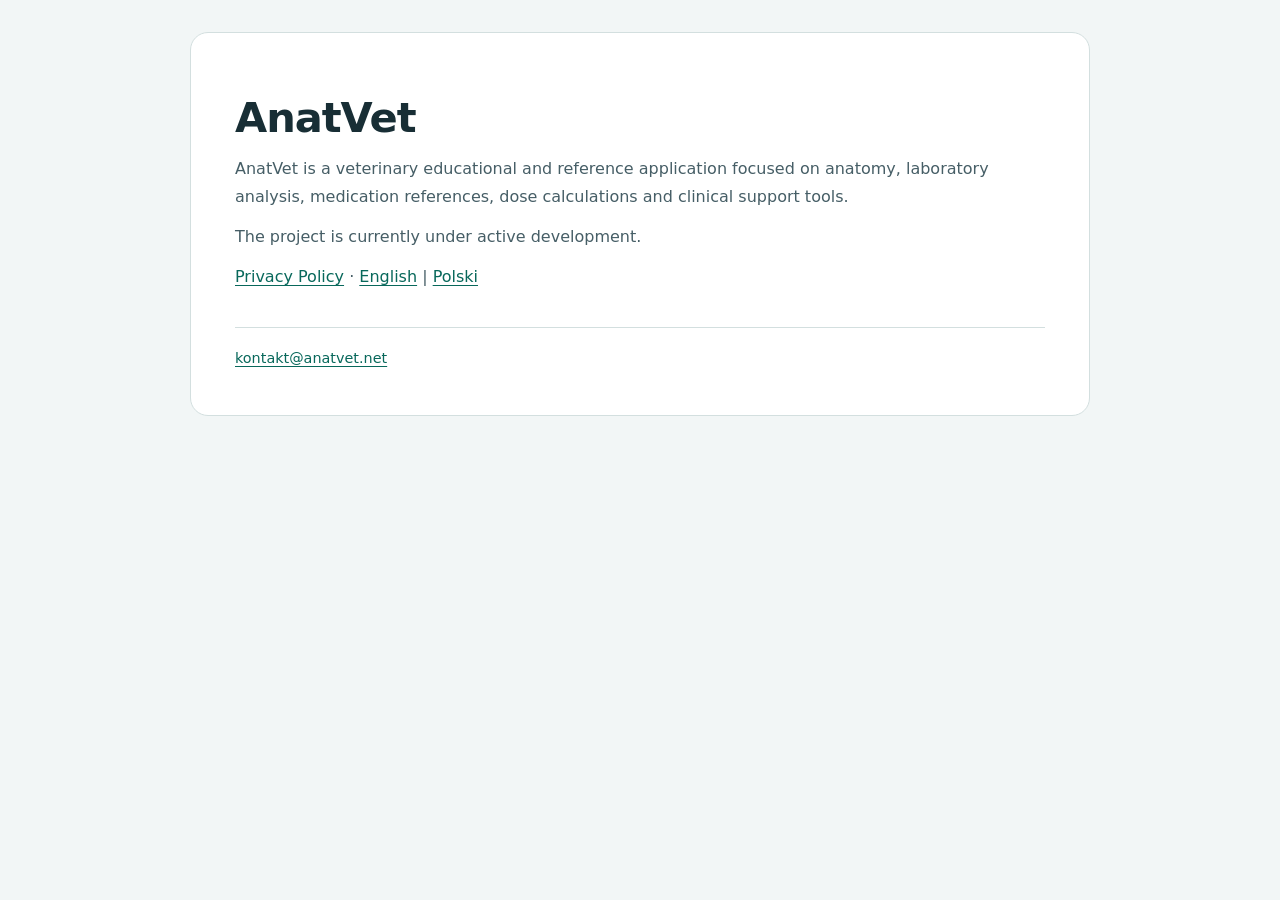
<file: index.html>
<!DOCTYPE html>
<html lang="en">
<head>
  <meta charset="UTF-8">
  <meta name="viewport" content="width=device-width, initial-scale=1.0">
  <meta name="color-scheme" content="light dark">
  <title>AnatVet</title>
  <meta name="description" content="AnatVet veterinary educational and reference application.">
  <link rel="stylesheet" href="./styles.css">
</head>
<body>
<main>
  <h1>AnatVet</h1>
  <p>AnatVet is a veterinary educational and reference application focused on anatomy, laboratory analysis, medication references, dose calculations and clinical support tools.</p>
  <p>The project is currently under active development.</p>
  <p><a href="./privacy/">Privacy Policy</a> · <a href="./privacy/" lang="en" hreflang="en">English</a> | <a href="./privacy/pl/" lang="pl" hreflang="pl">Polski</a></p>
  <footer><a href="mailto:kontakt@anatvet.net">kontakt@anatvet.net</a></footer>
</main>
</body>
</html>
</file>
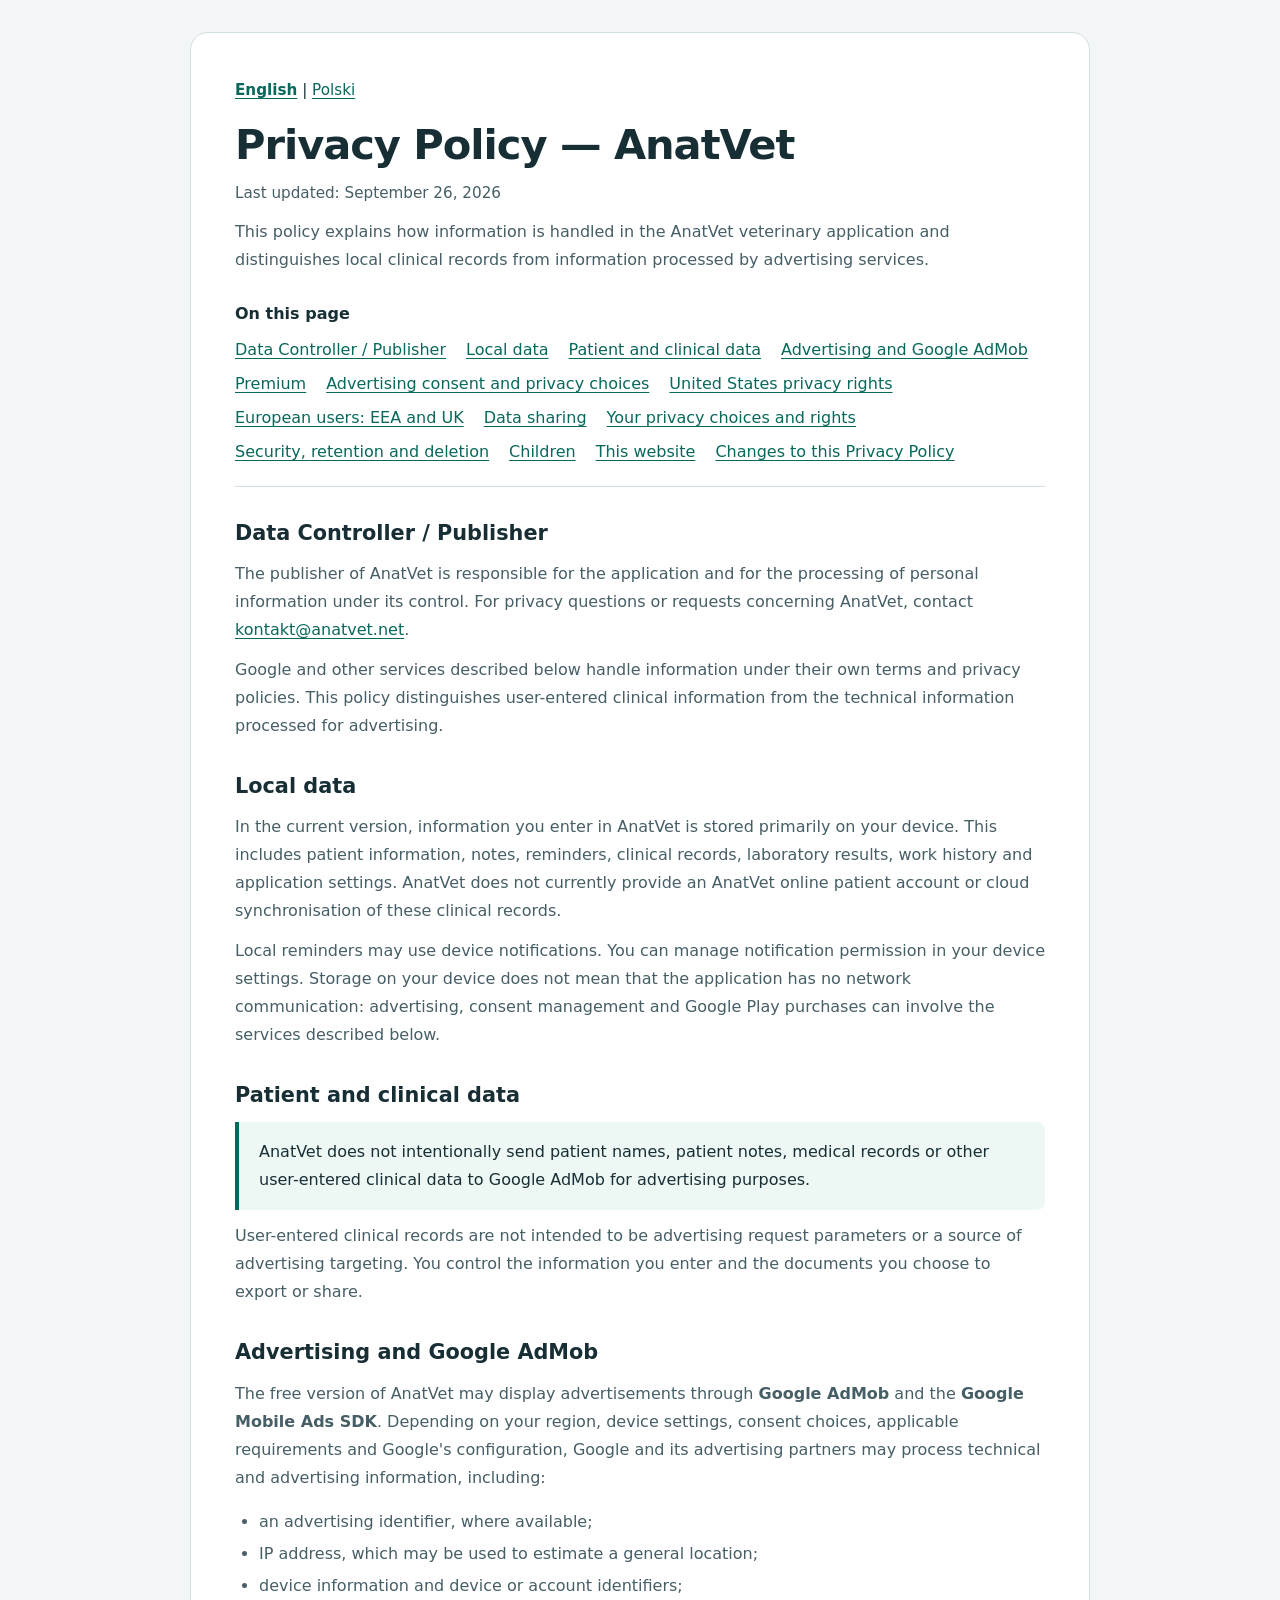
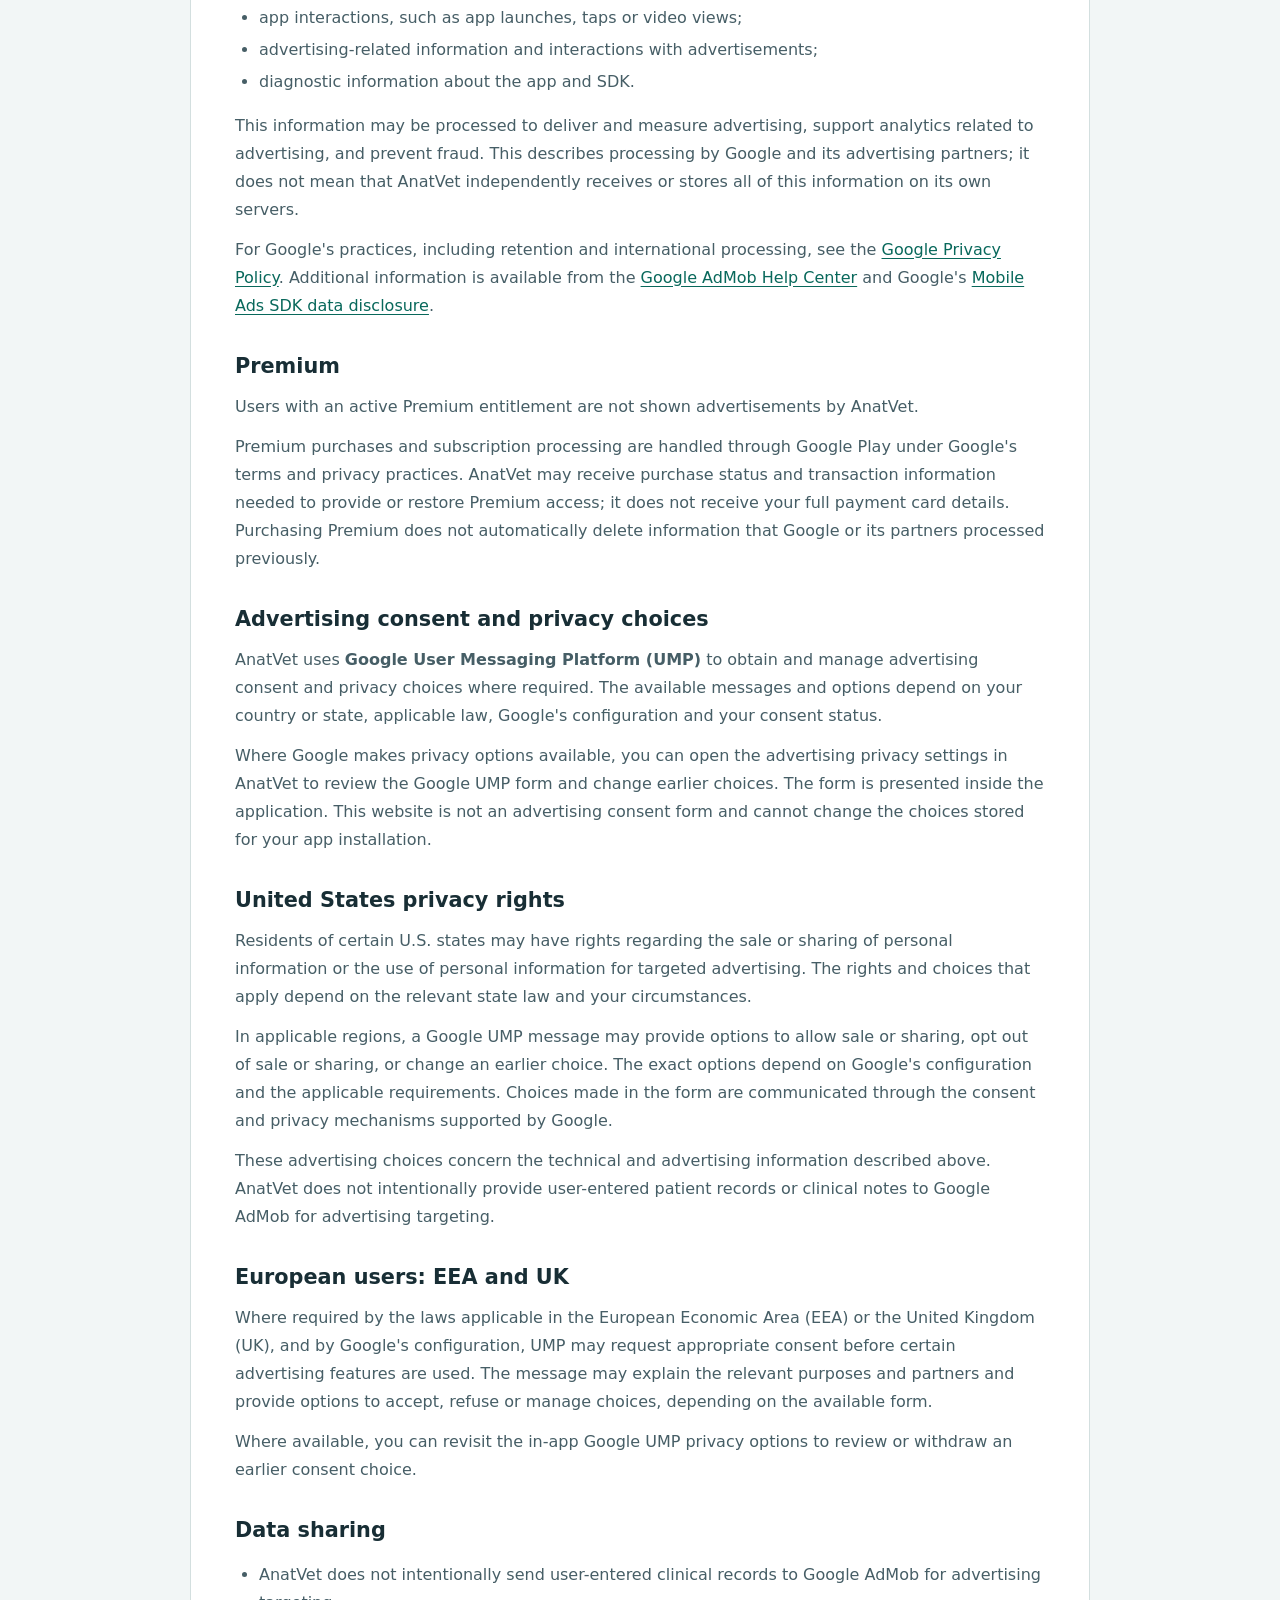
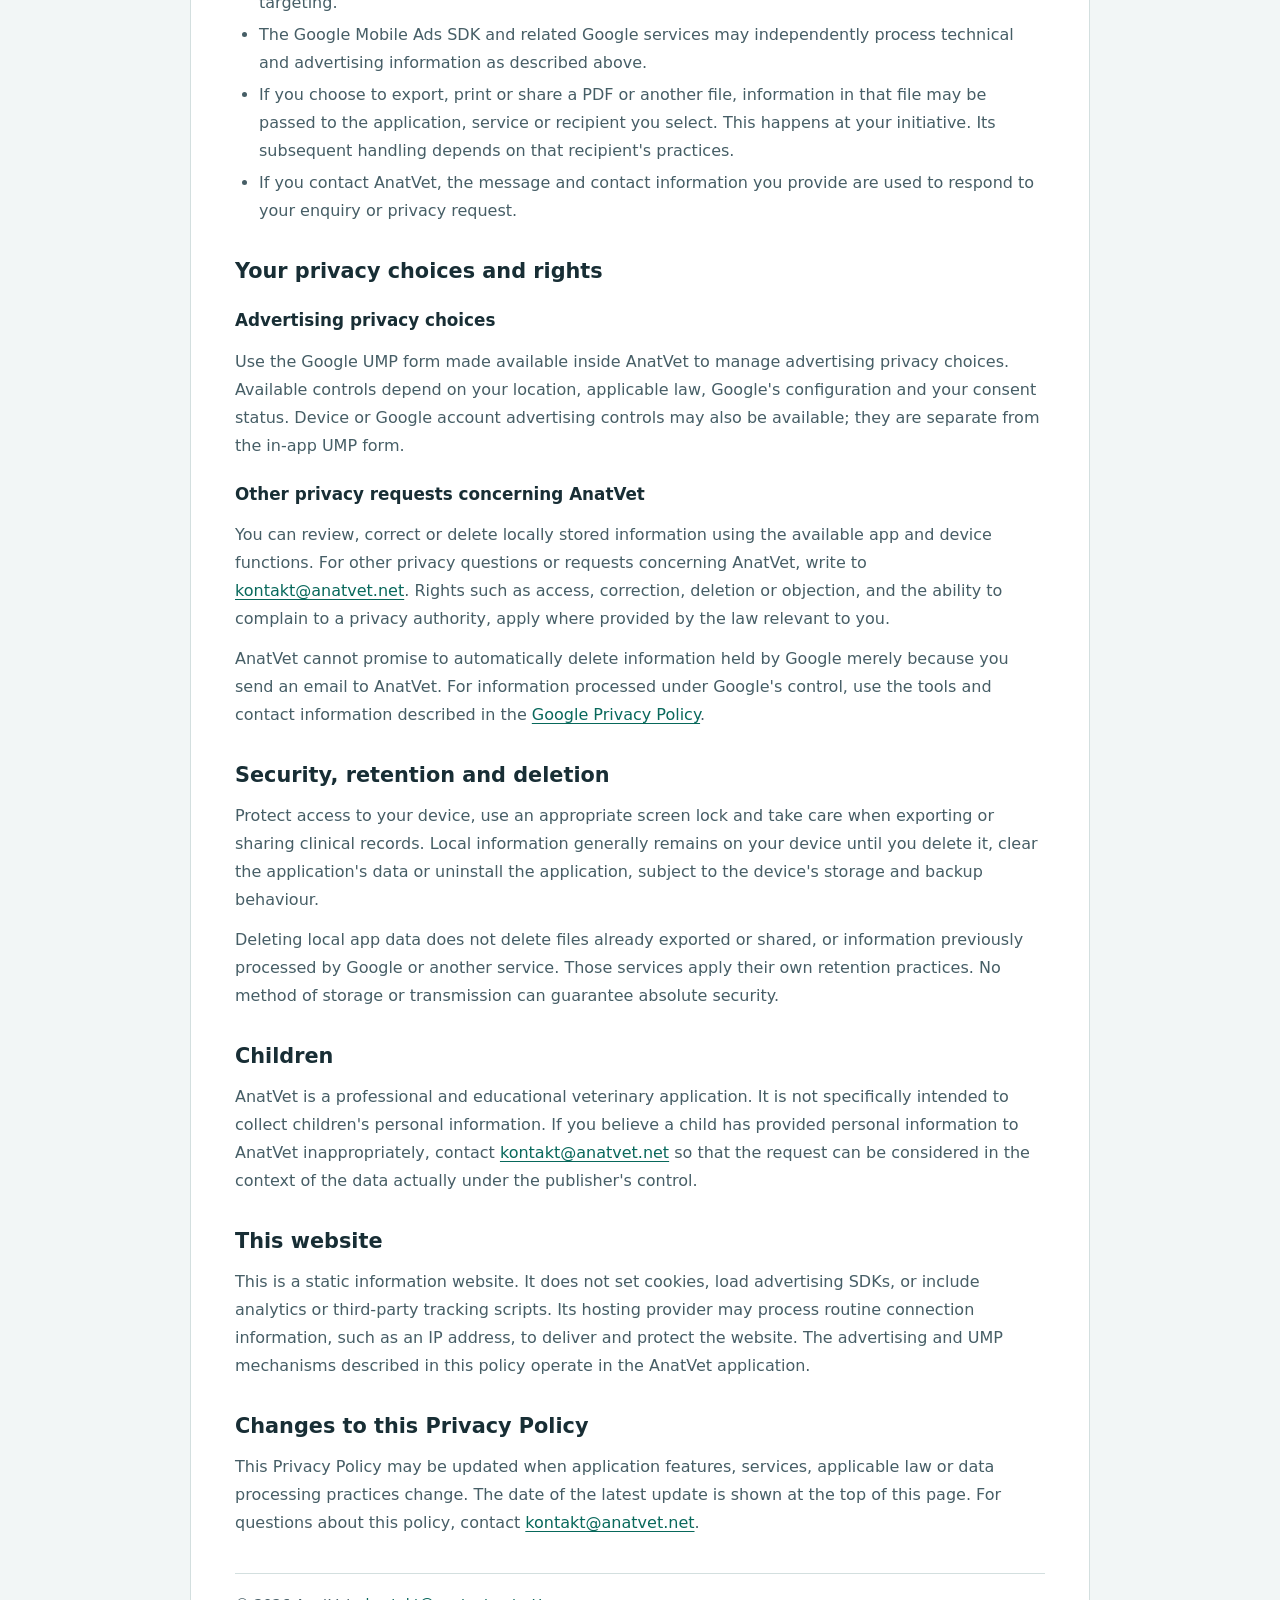
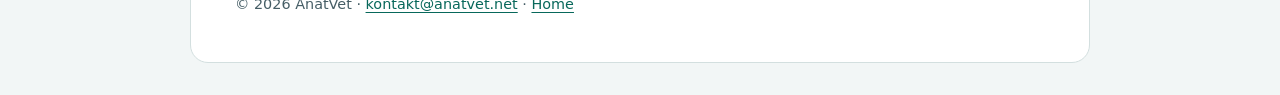
<file: privacy/index.html>
<!DOCTYPE html>
<html lang="en">
<head>
  <meta charset="UTF-8">
  <meta name="viewport" content="width=device-width, initial-scale=1.0">
  <meta name="color-scheme" content="light dark">
  <title>Privacy Policy — AnatVet</title>
  <meta name="description" content="Privacy Policy for the AnatVet veterinary application.">
  <link rel="stylesheet" href="../styles.css">
  <link rel="canonical" href="https://bonefacio.github.io/anatvet-site/privacy/">
  <link rel="alternate" hreflang="en" href="https://bonefacio.github.io/anatvet-site/privacy/">
  <link rel="alternate" hreflang="pl" href="https://bonefacio.github.io/anatvet-site/privacy/pl/">
  <link rel="alternate" hreflang="x-default" href="https://bonefacio.github.io/anatvet-site/privacy/">
</head>
<body>
<main>
  <nav class="languages" aria-label="Privacy policy language">
    <a href="./" lang="en" hreflang="en" aria-current="page">English</a> |
    <a href="./pl/" lang="pl" hreflang="pl">Polski</a>
  </nav>
  <header>
    <h1>Privacy Policy — AnatVet</h1>
    <p class="meta">Last updated: September 26, 2026</p>
    <p>This policy explains how information is handled in the AnatVet veterinary application and distinguishes local clinical records from information processed by advertising services.</p>
  </header>
  <nav class="contents" aria-label="Contents">
    <strong>On this page</strong>
    <ul><li><a href="#publisher">Data Controller / Publisher</a></li>
      <li><a href="#local-data">Local data</a></li>
      <li><a href="#patient-data">Patient and clinical data</a></li>
      <li><a href="#advertising">Advertising and Google AdMob</a></li>
      <li><a href="#premium">Premium</a></li>
      <li><a href="#consent">Advertising consent and privacy choices</a></li>
      <li><a href="#us-rights">United States privacy rights</a></li>
      <li><a href="#europe">European users: EEA and UK</a></li>
      <li><a href="#sharing">Data sharing</a></li>
      <li><a href="#rights">Your privacy choices and rights</a></li>
      <li><a href="#retention">Security, retention and deletion</a></li>
      <li><a href="#children">Children</a></li>
      <li><a href="#website">This website</a></li>
      <li><a href="#changes">Changes to this Privacy Policy</a></li></ul>
  </nav>
  <section id="publisher">
    <h2>Data Controller / Publisher</h2>
    <p>The publisher of AnatVet is responsible for the application and for the processing of personal information under its control. For privacy questions or requests concerning AnatVet, contact <a href="mailto:kontakt@anatvet.net">kontakt@anatvet.net</a>.</p><p>Google and other services described below handle information under their own terms and privacy policies. This policy distinguishes user-entered clinical information from the technical information processed for advertising.</p>
  </section>
  <section id="local-data">
    <h2>Local data</h2>
    <p>In the current version, information you enter in AnatVet is stored primarily on your device. This includes patient information, notes, reminders, clinical records, laboratory results, work history and application settings. AnatVet does not currently provide an AnatVet online patient account or cloud synchronisation of these clinical records.</p><p>Local reminders may use device notifications. You can manage notification permission in your device settings. Storage on your device does not mean that the application has no network communication: advertising, consent management and Google Play purchases can involve the services described below.</p>
  </section>
  <section id="patient-data">
    <h2>Patient and clinical data</h2>
    <p class="notice">AnatVet does not intentionally send patient names, patient notes, medical records or other user-entered clinical data to Google AdMob for advertising purposes.</p><p>User-entered clinical records are not intended to be advertising request parameters or a source of advertising targeting. You control the information you enter and the documents you choose to export or share.</p>
  </section>
  <section id="advertising">
    <h2>Advertising and Google AdMob</h2>
    <p>The free version of AnatVet may display advertisements through <strong>Google AdMob</strong> and the <strong>Google Mobile Ads SDK</strong>. Depending on your region, device settings, consent choices, applicable requirements and Google's configuration, Google and its advertising partners may process technical and advertising information, including:</p><ul><li>an advertising identifier, where available;</li><li>IP address, which may be used to estimate a general location;</li><li>device information and device or account identifiers;</li><li>app interactions, such as app launches, taps or video views;</li><li>advertising-related information and interactions with advertisements;</li><li>diagnostic information about the app and SDK.</li></ul><p>This information may be processed to deliver and measure advertising, support analytics related to advertising, and prevent fraud. This describes processing by Google and its advertising partners; it does not mean that AnatVet independently receives or stores all of this information on its own servers.</p><p>For Google's practices, including retention and international processing, see the <a href="https://policies.google.com/privacy">Google Privacy Policy</a>. Additional information is available from the <a href="https://support.google.com/admob/">Google AdMob Help Center</a> and Google's <a href="https://developers.google.com/admob/android/privacy/play-data-disclosure">Mobile Ads SDK data disclosure</a>.</p>
  </section>
  <section id="premium">
    <h2>Premium</h2>
    <p>Users with an active Premium entitlement are not shown advertisements by AnatVet.</p><p>Premium purchases and subscription processing are handled through Google Play under Google's terms and privacy practices. AnatVet may receive purchase status and transaction information needed to provide or restore Premium access; it does not receive your full payment card details. Purchasing Premium does not automatically delete information that Google or its partners processed previously.</p>
  </section>
  <section id="consent">
    <h2>Advertising consent and privacy choices</h2>
    <p>AnatVet uses <strong>Google User Messaging Platform (UMP)</strong> to obtain and manage advertising consent and privacy choices where required. The available messages and options depend on your country or state, applicable law, Google's configuration and your consent status.</p><p>Where Google makes privacy options available, you can open the advertising privacy settings in AnatVet to review the Google UMP form and change earlier choices. The form is presented inside the application. This website is not an advertising consent form and cannot change the choices stored for your app installation.</p>
  </section>
  <section id="us-rights">
    <h2>United States privacy rights</h2>
    <p>Residents of certain U.S. states may have rights regarding the sale or sharing of personal information or the use of personal information for targeted advertising. The rights and choices that apply depend on the relevant state law and your circumstances.</p><p>In applicable regions, a Google UMP message may provide options to allow sale or sharing, opt out of sale or sharing, or change an earlier choice. The exact options depend on Google's configuration and the applicable requirements. Choices made in the form are communicated through the consent and privacy mechanisms supported by Google.</p><p>These advertising choices concern the technical and advertising information described above. AnatVet does not intentionally provide user-entered patient records or clinical notes to Google AdMob for advertising targeting.</p>
  </section>
  <section id="europe">
    <h2>European users: EEA and UK</h2>
    <p>Where required by the laws applicable in the European Economic Area (EEA) or the United Kingdom (UK), and by Google's configuration, UMP may request appropriate consent before certain advertising features are used. The message may explain the relevant purposes and partners and provide options to accept, refuse or manage choices, depending on the available form.</p><p>Where available, you can revisit the in-app Google UMP privacy options to review or withdraw an earlier consent choice.</p>
  </section>
  <section id="sharing">
    <h2>Data sharing</h2>
    <ul><li>AnatVet does not intentionally send user-entered clinical records to Google AdMob for advertising targeting.</li><li>The Google Mobile Ads SDK and related Google services may independently process technical and advertising information as described above.</li><li>If you choose to export, print or share a PDF or another file, information in that file may be passed to the application, service or recipient you select. This happens at your initiative. Its subsequent handling depends on that recipient's practices.</li><li>If you contact AnatVet, the message and contact information you provide are used to respond to your enquiry or privacy request.</li></ul>
  </section>
  <section id="rights">
    <h2>Your privacy choices and rights</h2>
    <h3>Advertising privacy choices</h3><p>Use the Google UMP form made available inside AnatVet to manage advertising privacy choices. Available controls depend on your location, applicable law, Google's configuration and your consent status. Device or Google account advertising controls may also be available; they are separate from the in-app UMP form.</p><h3>Other privacy requests concerning AnatVet</h3><p>You can review, correct or delete locally stored information using the available app and device functions. For other privacy questions or requests concerning AnatVet, write to <a href="mailto:kontakt@anatvet.net">kontakt@anatvet.net</a>. Rights such as access, correction, deletion or objection, and the ability to complain to a privacy authority, apply where provided by the law relevant to you.</p><p>AnatVet cannot promise to automatically delete information held by Google merely because you send an email to AnatVet. For information processed under Google's control, use the tools and contact information described in the <a href="https://policies.google.com/privacy">Google Privacy Policy</a>.</p>
  </section>
  <section id="retention">
    <h2>Security, retention and deletion</h2>
    <p>Protect access to your device, use an appropriate screen lock and take care when exporting or sharing clinical records. Local information generally remains on your device until you delete it, clear the application's data or uninstall the application, subject to the device's storage and backup behaviour.</p><p>Deleting local app data does not delete files already exported or shared, or information previously processed by Google or another service. Those services apply their own retention practices. No method of storage or transmission can guarantee absolute security.</p>
  </section>
  <section id="children">
    <h2>Children</h2>
    <p>AnatVet is a professional and educational veterinary application. It is not specifically intended to collect children's personal information. If you believe a child has provided personal information to AnatVet inappropriately, contact <a href="mailto:kontakt@anatvet.net">kontakt@anatvet.net</a> so that the request can be considered in the context of the data actually under the publisher's control.</p>
  </section>
  <section id="website">
    <h2>This website</h2>
    <p>This is a static information website. It does not set cookies, load advertising SDKs, or include analytics or third-party tracking scripts. Its hosting provider may process routine connection information, such as an IP address, to deliver and protect the website. The advertising and UMP mechanisms described in this policy operate in the AnatVet application.</p>
  </section>
  <section id="changes">
    <h2>Changes to this Privacy Policy</h2>
    <p>This Privacy Policy may be updated when application features, services, applicable law or data processing practices change. The date of the latest update is shown at the top of this page. For questions about this policy, contact <a href="mailto:kontakt@anatvet.net">kontakt@anatvet.net</a>.</p>
  </section>
  <footer>© 2026 AnatVet · <a href="mailto:kontakt@anatvet.net">kontakt@anatvet.net</a> · <a href="../">Home</a></footer>
</main>
</body>
</html>
</file>
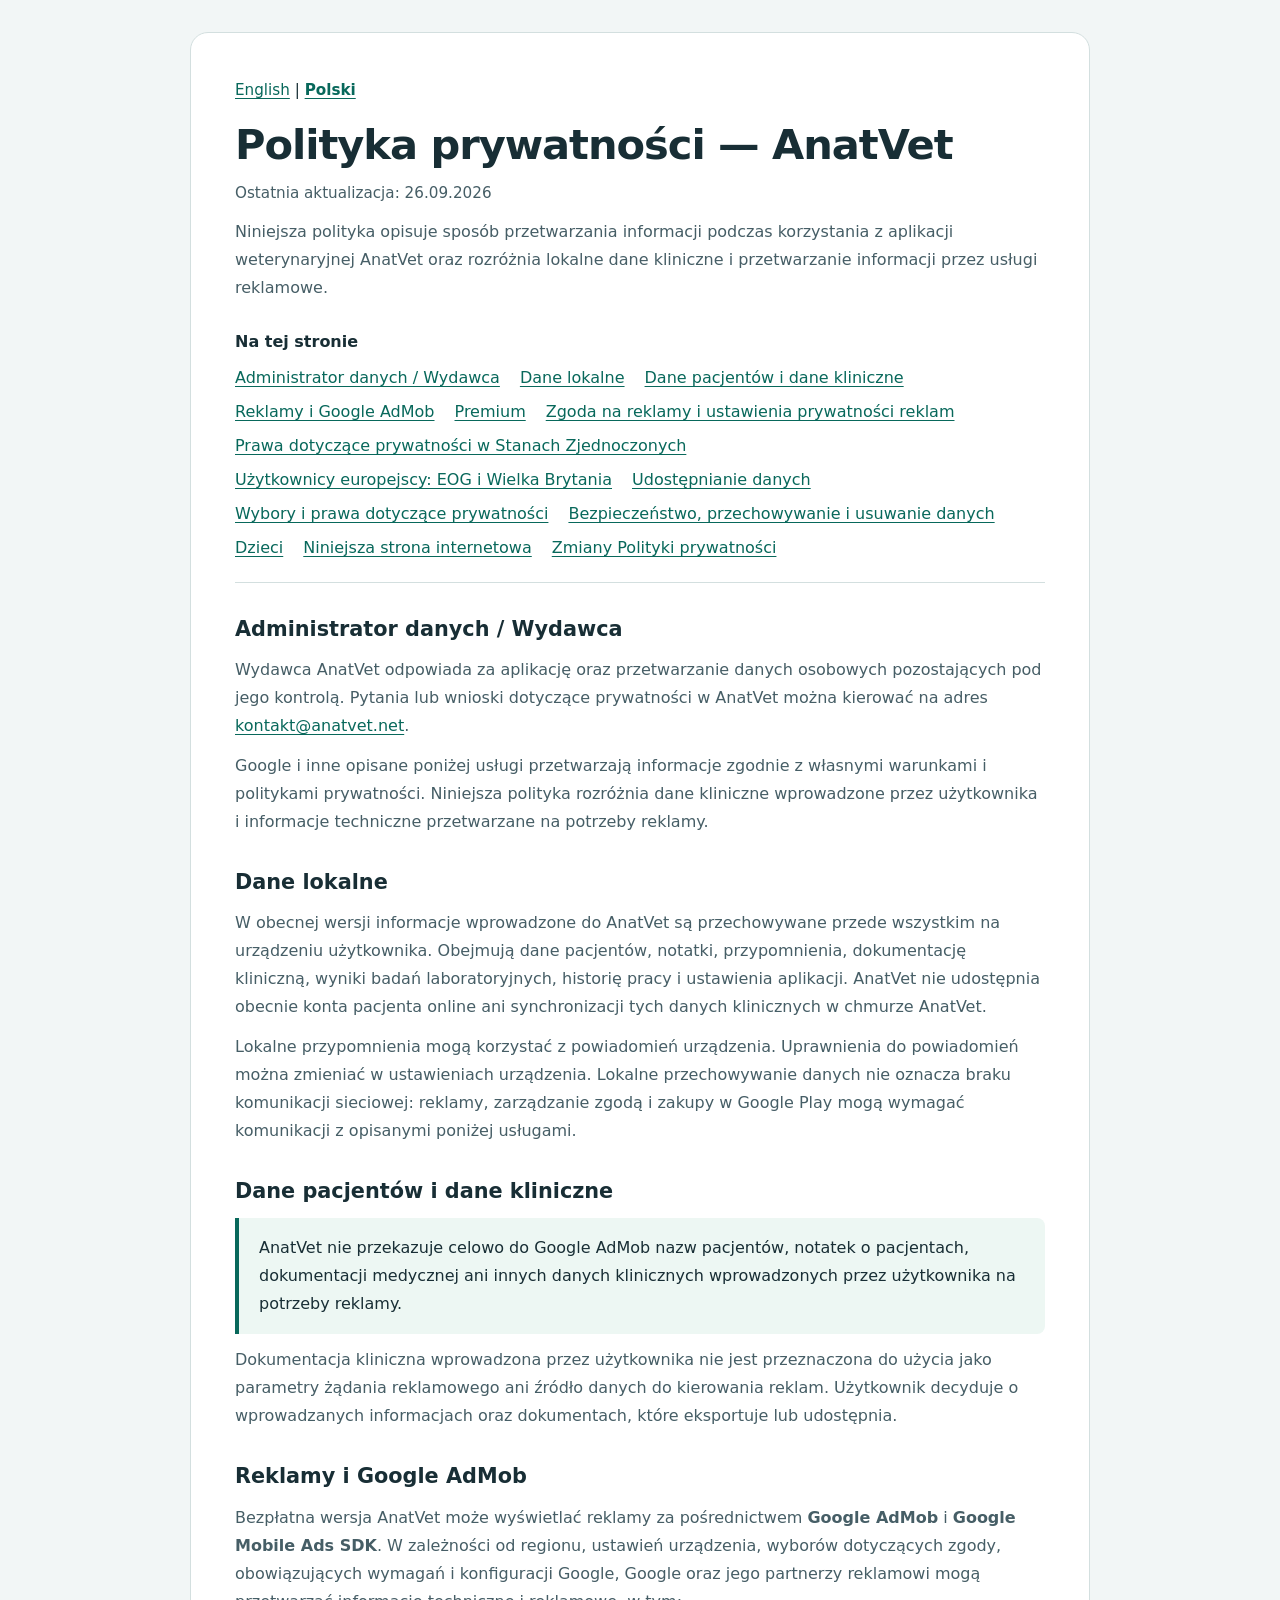
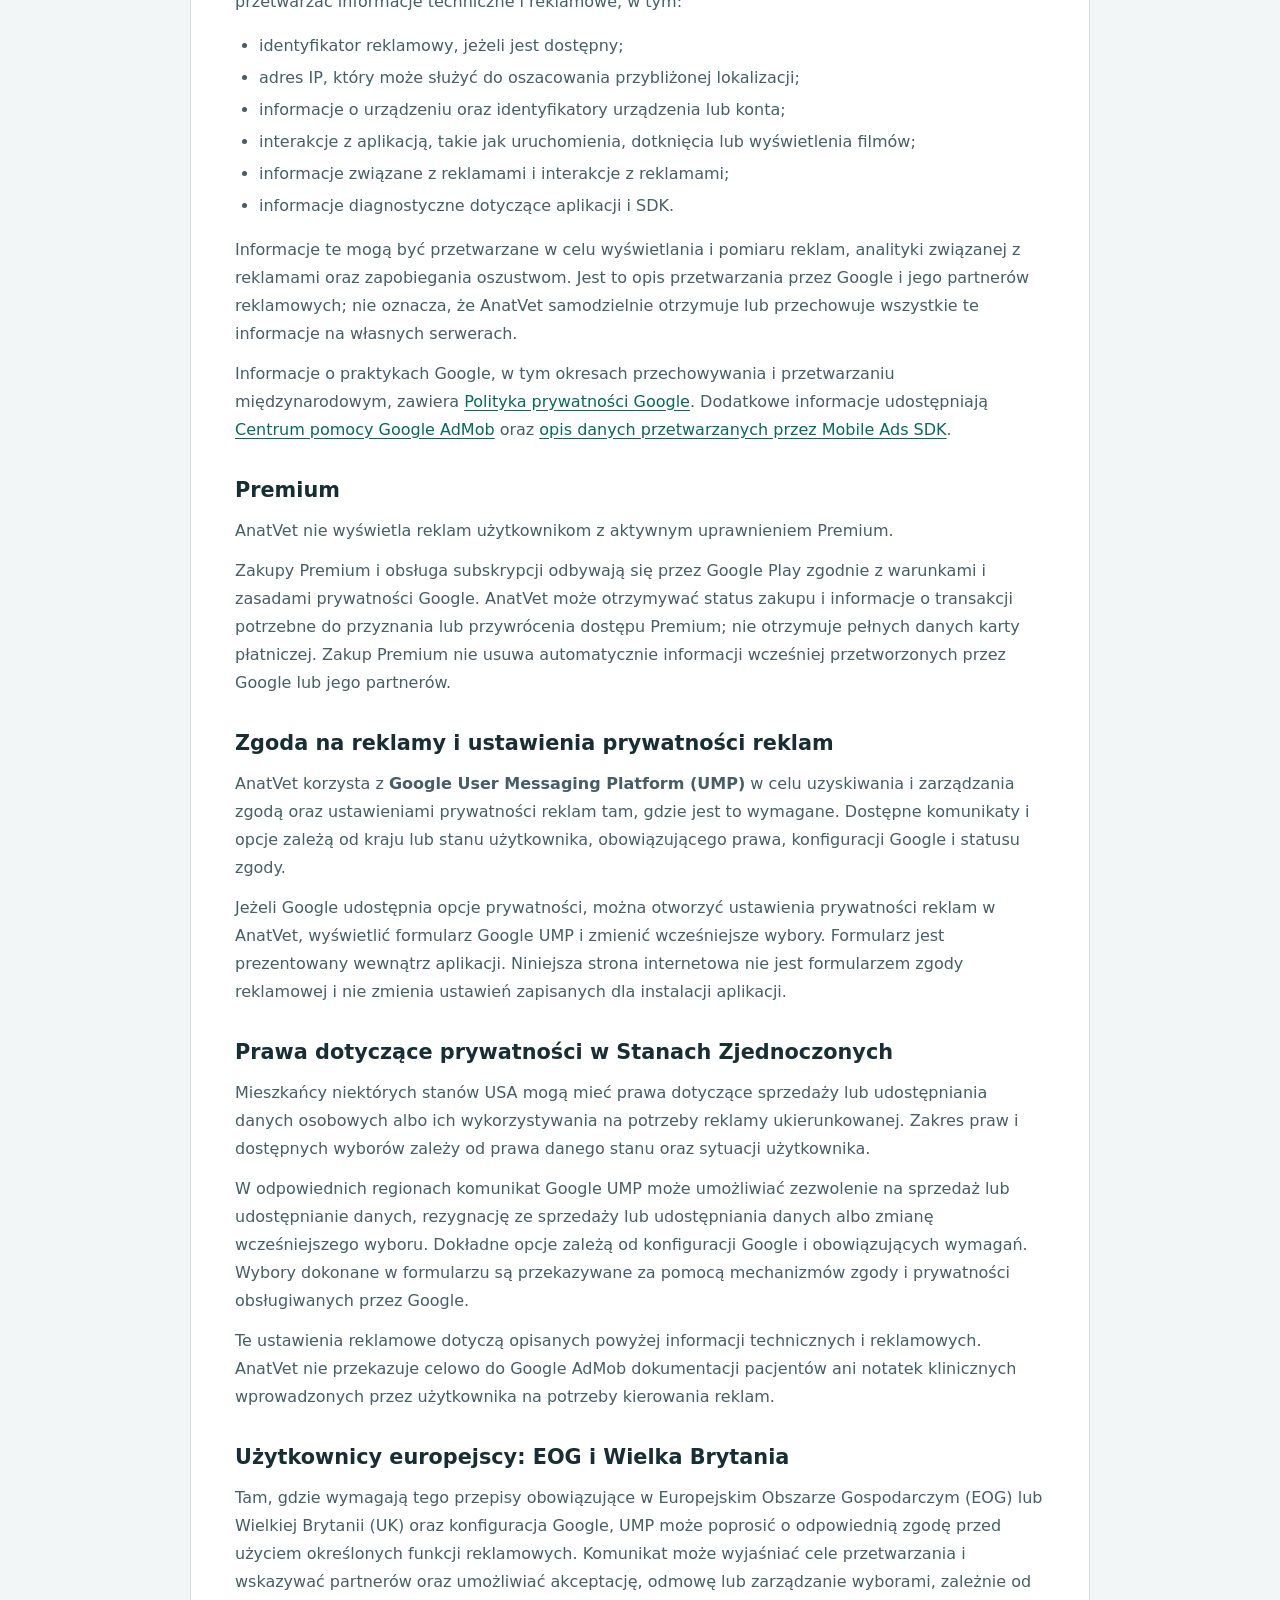
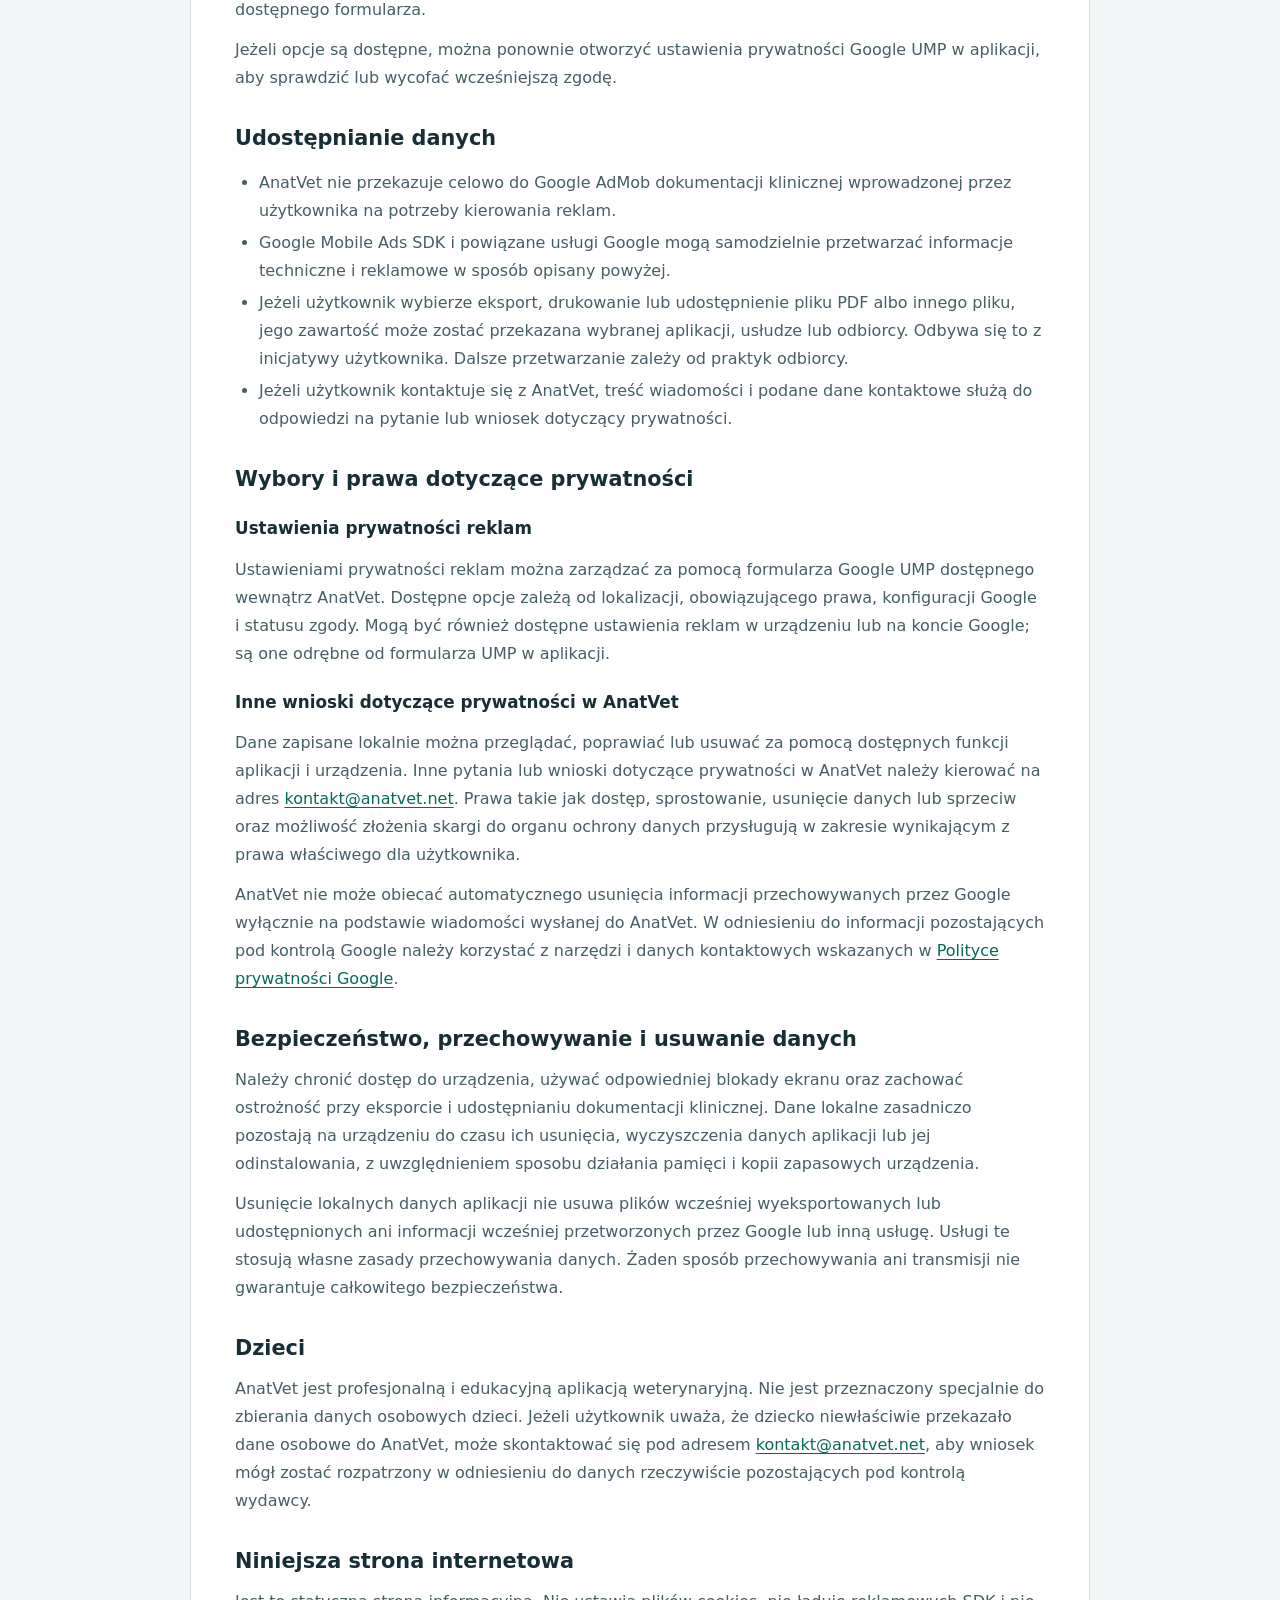
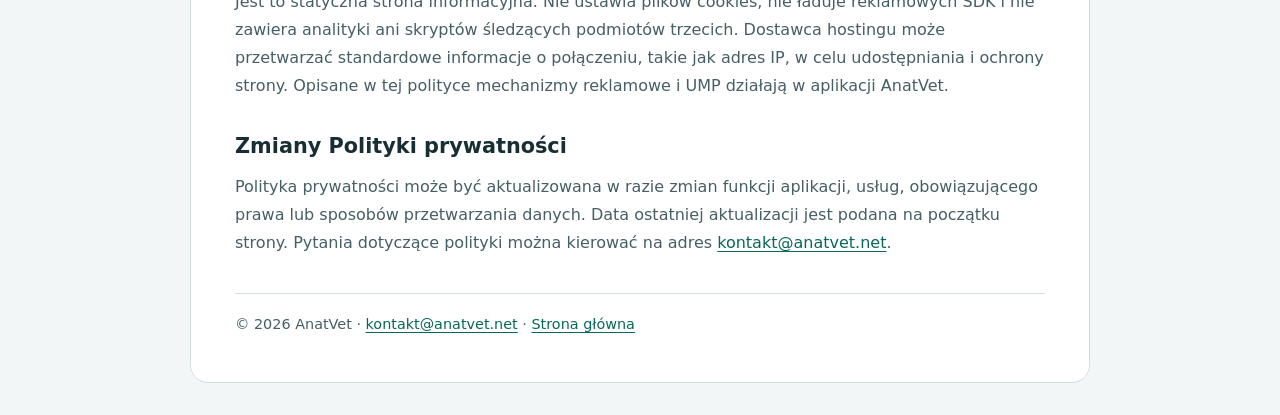
<file: privacy/pl/index.html>
<!DOCTYPE html>
<html lang="pl">
<head>
  <meta charset="UTF-8">
  <meta name="viewport" content="width=device-width, initial-scale=1.0">
  <meta name="color-scheme" content="light dark">
  <title>Polityka prywatności — AnatVet</title>
  <meta name="description" content="Polityka prywatności aplikacji weterynaryjnej AnatVet.">
  <link rel="stylesheet" href="../../styles.css">
  <link rel="canonical" href="https://bonefacio.github.io/anatvet-site/privacy/pl/">
  <link rel="alternate" hreflang="en" href="https://bonefacio.github.io/anatvet-site/privacy/">
  <link rel="alternate" hreflang="pl" href="https://bonefacio.github.io/anatvet-site/privacy/pl/">
  <link rel="alternate" hreflang="x-default" href="https://bonefacio.github.io/anatvet-site/privacy/">
</head>
<body>
<main>
  <nav class="languages" aria-label="Język polityki prywatności">
    <a href="../" lang="en" hreflang="en">English</a> |
    <a href="./" lang="pl" hreflang="pl" aria-current="page">Polski</a>
  </nav>
  <header>
    <h1>Polityka prywatności — AnatVet</h1>
    <p class="meta">Ostatnia aktualizacja: 26.09.2026</p>
    <p>Niniejsza polityka opisuje sposób przetwarzania informacji podczas korzystania z aplikacji weterynaryjnej AnatVet oraz rozróżnia lokalne dane kliniczne i przetwarzanie informacji przez usługi reklamowe.</p>
  </header>
  <nav class="contents" aria-label="Spis treści">
    <strong>Na tej stronie</strong>
    <ul><li><a href="#publisher">Administrator danych / Wydawca</a></li>
      <li><a href="#local-data">Dane lokalne</a></li>
      <li><a href="#patient-data">Dane pacjentów i dane kliniczne</a></li>
      <li><a href="#advertising">Reklamy i Google AdMob</a></li>
      <li><a href="#premium">Premium</a></li>
      <li><a href="#consent">Zgoda na reklamy i ustawienia prywatności reklam</a></li>
      <li><a href="#us-rights">Prawa dotyczące prywatności w Stanach Zjednoczonych</a></li>
      <li><a href="#europe">Użytkownicy europejscy: EOG i Wielka Brytania</a></li>
      <li><a href="#sharing">Udostępnianie danych</a></li>
      <li><a href="#rights">Wybory i prawa dotyczące prywatności</a></li>
      <li><a href="#retention">Bezpieczeństwo, przechowywanie i usuwanie danych</a></li>
      <li><a href="#children">Dzieci</a></li>
      <li><a href="#website">Niniejsza strona internetowa</a></li>
      <li><a href="#changes">Zmiany Polityki prywatności</a></li></ul>
  </nav>
  <section id="publisher">
    <h2>Administrator danych / Wydawca</h2>
    <p>Wydawca AnatVet odpowiada za aplikację oraz przetwarzanie danych osobowych pozostających pod jego kontrolą. Pytania lub wnioski dotyczące prywatności w AnatVet można kierować na adres <a href="mailto:kontakt@anatvet.net">kontakt@anatvet.net</a>.</p><p>Google i inne opisane poniżej usługi przetwarzają informacje zgodnie z własnymi warunkami i politykami prywatności. Niniejsza polityka rozróżnia dane kliniczne wprowadzone przez użytkownika i informacje techniczne przetwarzane na potrzeby reklamy.</p>
  </section>
  <section id="local-data">
    <h2>Dane lokalne</h2>
    <p>W obecnej wersji informacje wprowadzone do AnatVet są przechowywane przede wszystkim na urządzeniu użytkownika. Obejmują dane pacjentów, notatki, przypomnienia, dokumentację kliniczną, wyniki badań laboratoryjnych, historię pracy i ustawienia aplikacji. AnatVet nie udostępnia obecnie konta pacjenta online ani synchronizacji tych danych klinicznych w chmurze AnatVet.</p><p>Lokalne przypomnienia mogą korzystać z powiadomień urządzenia. Uprawnienia do powiadomień można zmieniać w ustawieniach urządzenia. Lokalne przechowywanie danych nie oznacza braku komunikacji sieciowej: reklamy, zarządzanie zgodą i zakupy w Google Play mogą wymagać komunikacji z opisanymi poniżej usługami.</p>
  </section>
  <section id="patient-data">
    <h2>Dane pacjentów i dane kliniczne</h2>
    <p class="notice">AnatVet nie przekazuje celowo do Google AdMob nazw pacjentów, notatek o pacjentach, dokumentacji medycznej ani innych danych klinicznych wprowadzonych przez użytkownika na potrzeby reklamy.</p><p>Dokumentacja kliniczna wprowadzona przez użytkownika nie jest przeznaczona do użycia jako parametry żądania reklamowego ani źródło danych do kierowania reklam. Użytkownik decyduje o wprowadzanych informacjach oraz dokumentach, które eksportuje lub udostępnia.</p>
  </section>
  <section id="advertising">
    <h2>Reklamy i Google AdMob</h2>
    <p>Bezpłatna wersja AnatVet może wyświetlać reklamy za pośrednictwem <strong>Google AdMob</strong> i <strong>Google Mobile Ads SDK</strong>. W zależności od regionu, ustawień urządzenia, wyborów dotyczących zgody, obowiązujących wymagań i konfiguracji Google, Google oraz jego partnerzy reklamowi mogą przetwarzać informacje techniczne i reklamowe, w tym:</p><ul><li>identyfikator reklamowy, jeżeli jest dostępny;</li><li>adres IP, który może służyć do oszacowania przybliżonej lokalizacji;</li><li>informacje o urządzeniu oraz identyfikatory urządzenia lub konta;</li><li>interakcje z aplikacją, takie jak uruchomienia, dotknięcia lub wyświetlenia filmów;</li><li>informacje związane z reklamami i interakcje z reklamami;</li><li>informacje diagnostyczne dotyczące aplikacji i SDK.</li></ul><p>Informacje te mogą być przetwarzane w celu wyświetlania i pomiaru reklam, analityki związanej z reklamami oraz zapobiegania oszustwom. Jest to opis przetwarzania przez Google i jego partnerów reklamowych; nie oznacza, że AnatVet samodzielnie otrzymuje lub przechowuje wszystkie te informacje na własnych serwerach.</p><p>Informacje o praktykach Google, w tym okresach przechowywania i przetwarzaniu międzynarodowym, zawiera <a href="https://policies.google.com/privacy">Polityka prywatności Google</a>. Dodatkowe informacje udostępniają <a href="https://support.google.com/admob/">Centrum pomocy Google AdMob</a> oraz <a href="https://developers.google.com/admob/android/privacy/play-data-disclosure">opis danych przetwarzanych przez Mobile Ads SDK</a>.</p>
  </section>
  <section id="premium">
    <h2>Premium</h2>
    <p>AnatVet nie wyświetla reklam użytkownikom z aktywnym uprawnieniem Premium.</p><p>Zakupy Premium i obsługa subskrypcji odbywają się przez Google Play zgodnie z warunkami i zasadami prywatności Google. AnatVet może otrzymywać status zakupu i informacje o transakcji potrzebne do przyznania lub przywrócenia dostępu Premium; nie otrzymuje pełnych danych karty płatniczej. Zakup Premium nie usuwa automatycznie informacji wcześniej przetworzonych przez Google lub jego partnerów.</p>
  </section>
  <section id="consent">
    <h2>Zgoda na reklamy i ustawienia prywatności reklam</h2>
    <p>AnatVet korzysta z <strong>Google User Messaging Platform (UMP)</strong> w celu uzyskiwania i zarządzania zgodą oraz ustawieniami prywatności reklam tam, gdzie jest to wymagane. Dostępne komunikaty i opcje zależą od kraju lub stanu użytkownika, obowiązującego prawa, konfiguracji Google i statusu zgody.</p><p>Jeżeli Google udostępnia opcje prywatności, można otworzyć ustawienia prywatności reklam w AnatVet, wyświetlić formularz Google UMP i zmienić wcześniejsze wybory. Formularz jest prezentowany wewnątrz aplikacji. Niniejsza strona internetowa nie jest formularzem zgody reklamowej i nie zmienia ustawień zapisanych dla instalacji aplikacji.</p>
  </section>
  <section id="us-rights">
    <h2>Prawa dotyczące prywatności w Stanach Zjednoczonych</h2>
    <p>Mieszkańcy niektórych stanów USA mogą mieć prawa dotyczące sprzedaży lub udostępniania danych osobowych albo ich wykorzystywania na potrzeby reklamy ukierunkowanej. Zakres praw i dostępnych wyborów zależy od prawa danego stanu oraz sytuacji użytkownika.</p><p>W odpowiednich regionach komunikat Google UMP może umożliwiać zezwolenie na sprzedaż lub udostępnianie danych, rezygnację ze sprzedaży lub udostępniania danych albo zmianę wcześniejszego wyboru. Dokładne opcje zależą od konfiguracji Google i obowiązujących wymagań. Wybory dokonane w formularzu są przekazywane za pomocą mechanizmów zgody i prywatności obsługiwanych przez Google.</p><p>Te ustawienia reklamowe dotyczą opisanych powyżej informacji technicznych i reklamowych. AnatVet nie przekazuje celowo do Google AdMob dokumentacji pacjentów ani notatek klinicznych wprowadzonych przez użytkownika na potrzeby kierowania reklam.</p>
  </section>
  <section id="europe">
    <h2>Użytkownicy europejscy: EOG i Wielka Brytania</h2>
    <p>Tam, gdzie wymagają tego przepisy obowiązujące w Europejskim Obszarze Gospodarczym (EOG) lub Wielkiej Brytanii (UK) oraz konfiguracja Google, UMP może poprosić o odpowiednią zgodę przed użyciem określonych funkcji reklamowych. Komunikat może wyjaśniać cele przetwarzania i wskazywać partnerów oraz umożliwiać akceptację, odmowę lub zarządzanie wyborami, zależnie od dostępnego formularza.</p><p>Jeżeli opcje są dostępne, można ponownie otworzyć ustawienia prywatności Google UMP w aplikacji, aby sprawdzić lub wycofać wcześniejszą zgodę.</p>
  </section>
  <section id="sharing">
    <h2>Udostępnianie danych</h2>
    <ul><li>AnatVet nie przekazuje celowo do Google AdMob dokumentacji klinicznej wprowadzonej przez użytkownika na potrzeby kierowania reklam.</li><li>Google Mobile Ads SDK i powiązane usługi Google mogą samodzielnie przetwarzać informacje techniczne i reklamowe w sposób opisany powyżej.</li><li>Jeżeli użytkownik wybierze eksport, drukowanie lub udostępnienie pliku PDF albo innego pliku, jego zawartość może zostać przekazana wybranej aplikacji, usłudze lub odbiorcy. Odbywa się to z inicjatywy użytkownika. Dalsze przetwarzanie zależy od praktyk odbiorcy.</li><li>Jeżeli użytkownik kontaktuje się z AnatVet, treść wiadomości i podane dane kontaktowe służą do odpowiedzi na pytanie lub wniosek dotyczący prywatności.</li></ul>
  </section>
  <section id="rights">
    <h2>Wybory i prawa dotyczące prywatności</h2>
    <h3>Ustawienia prywatności reklam</h3><p>Ustawieniami prywatności reklam można zarządzać za pomocą formularza Google UMP dostępnego wewnątrz AnatVet. Dostępne opcje zależą od lokalizacji, obowiązującego prawa, konfiguracji Google i statusu zgody. Mogą być również dostępne ustawienia reklam w urządzeniu lub na koncie Google; są one odrębne od formularza UMP w aplikacji.</p><h3>Inne wnioski dotyczące prywatności w AnatVet</h3><p>Dane zapisane lokalnie można przeglądać, poprawiać lub usuwać za pomocą dostępnych funkcji aplikacji i urządzenia. Inne pytania lub wnioski dotyczące prywatności w AnatVet należy kierować na adres <a href="mailto:kontakt@anatvet.net">kontakt@anatvet.net</a>. Prawa takie jak dostęp, sprostowanie, usunięcie danych lub sprzeciw oraz możliwość złożenia skargi do organu ochrony danych przysługują w zakresie wynikającym z prawa właściwego dla użytkownika.</p><p>AnatVet nie może obiecać automatycznego usunięcia informacji przechowywanych przez Google wyłącznie na podstawie wiadomości wysłanej do AnatVet. W odniesieniu do informacji pozostających pod kontrolą Google należy korzystać z narzędzi i danych kontaktowych wskazanych w <a href="https://policies.google.com/privacy">Polityce prywatności Google</a>.</p>
  </section>
  <section id="retention">
    <h2>Bezpieczeństwo, przechowywanie i usuwanie danych</h2>
    <p>Należy chronić dostęp do urządzenia, używać odpowiedniej blokady ekranu oraz zachować ostrożność przy eksporcie i udostępnianiu dokumentacji klinicznej. Dane lokalne zasadniczo pozostają na urządzeniu do czasu ich usunięcia, wyczyszczenia danych aplikacji lub jej odinstalowania, z uwzględnieniem sposobu działania pamięci i kopii zapasowych urządzenia.</p><p>Usunięcie lokalnych danych aplikacji nie usuwa plików wcześniej wyeksportowanych lub udostępnionych ani informacji wcześniej przetworzonych przez Google lub inną usługę. Usługi te stosują własne zasady przechowywania danych. Żaden sposób przechowywania ani transmisji nie gwarantuje całkowitego bezpieczeństwa.</p>
  </section>
  <section id="children">
    <h2>Dzieci</h2>
    <p>AnatVet jest profesjonalną i edukacyjną aplikacją weterynaryjną. Nie jest przeznaczony specjalnie do zbierania danych osobowych dzieci. Jeżeli użytkownik uważa, że dziecko niewłaściwie przekazało dane osobowe do AnatVet, może skontaktować się pod adresem <a href="mailto:kontakt@anatvet.net">kontakt@anatvet.net</a>, aby wniosek mógł zostać rozpatrzony w odniesieniu do danych rzeczywiście pozostających pod kontrolą wydawcy.</p>
  </section>
  <section id="website">
    <h2>Niniejsza strona internetowa</h2>
    <p>Jest to statyczna strona informacyjna. Nie ustawia plików cookies, nie ładuje reklamowych SDK i nie zawiera analityki ani skryptów śledzących podmiotów trzecich. Dostawca hostingu może przetwarzać standardowe informacje o połączeniu, takie jak adres IP, w celu udostępniania i ochrony strony. Opisane w tej polityce mechanizmy reklamowe i UMP działają w aplikacji AnatVet.</p>
  </section>
  <section id="changes">
    <h2>Zmiany Polityki prywatności</h2>
    <p>Polityka prywatności może być aktualizowana w razie zmian funkcji aplikacji, usług, obowiązującego prawa lub sposobów przetwarzania danych. Data ostatniej aktualizacji jest podana na początku strony. Pytania dotyczące polityki można kierować na adres <a href="mailto:kontakt@anatvet.net">kontakt@anatvet.net</a>.</p>
  </section>
  <footer>© 2026 AnatVet · <a href="mailto:kontakt@anatvet.net">kontakt@anatvet.net</a> · <a href="../../">Strona główna</a></footer>
</main>
</body>
</html>
</file>
<file: styles.css>
:root {
  color-scheme: light dark;
  --page: #f2f6f6; --surface: #ffffff; --text: #182e35;
  --muted: #465e66; --link: #08685b; --border: #d3dfdf; --notice: #edf7f3;
}
* { box-sizing: border-box; }
html { scroll-behavior: smooth; }
body { margin: 0; padding: clamp(12px, 3vw, 32px); background: var(--page); color: var(--text); font: 1rem/1.75 system-ui, -apple-system, BlinkMacSystemFont, "Segoe UI", sans-serif; }
main { max-width: 900px; margin: 0 auto; padding: clamp(20px, 5vw, 44px); background: var(--surface); border: 1px solid var(--border); border-radius: 18px; }
h1 { margin: 16px 0 8px; font-size: clamp(1.9rem, 4vw, 2.6rem); line-height: 1.2; letter-spacing: -.025em; }
h2 { margin: 32px 0 10px; font-size: 1.3rem; line-height: 1.4; }
h3 { margin: 20px 0 8px; font-size: 1.05rem; }
p, li { color: var(--muted); }
p { margin: 12px 0; }
ul { padding-left: 24px; }
li + li { margin-top: 4px; }
a { color: var(--link); text-decoration: underline; text-underline-offset: .2em; overflow-wrap: anywhere; }
a:hover { text-decoration-thickness: 2px; }
a:focus-visible { outline: 3px solid var(--link); outline-offset: 4px; border-radius: 2px; }
.languages { font-size: .95rem; }
.languages a { padding: 4px 0; }
.languages a[aria-current="page"] { font-weight: 750; }
.meta { margin-top: 10px; font-size: .95rem; }
.notice { padding: 16px 20px; border-left: 4px solid var(--link); border-radius: 0 8px 8px 0; background: var(--notice); color: var(--text); }
.contents { padding: 14px 0 20px; border-bottom: 1px solid var(--border); }
.contents ul { display: flex; flex-wrap: wrap; gap: 6px 20px; list-style: none; padding: 0; margin: 8px 0 0; }
.contents li { margin: 0; }
section { scroll-margin-top: 20px; }
footer { margin-top: 36px; padding-top: 18px; border-top: 1px solid var(--border); color: var(--muted); font-size: .9rem; }
@media (prefers-color-scheme: dark) {
  :root { --page: #101b20; --surface: #17272d; --text: #eff7f7; --muted: #c3d4d9; --link: #7de3d2; --border: #344953; --notice: #203b37; }
}
@media (prefers-reduced-motion: reduce) { html { scroll-behavior: auto; } }
@media print {
  :root { --page: #fff; --surface: #fff; --text: #000; --muted: #222; --link: #000; --border: #aaa; --notice: #fff; }
  body, main { padding: 0; border: 0; }
  .contents { display: none; }
  h2, h3 { break-after: avoid; }
}
</file>
